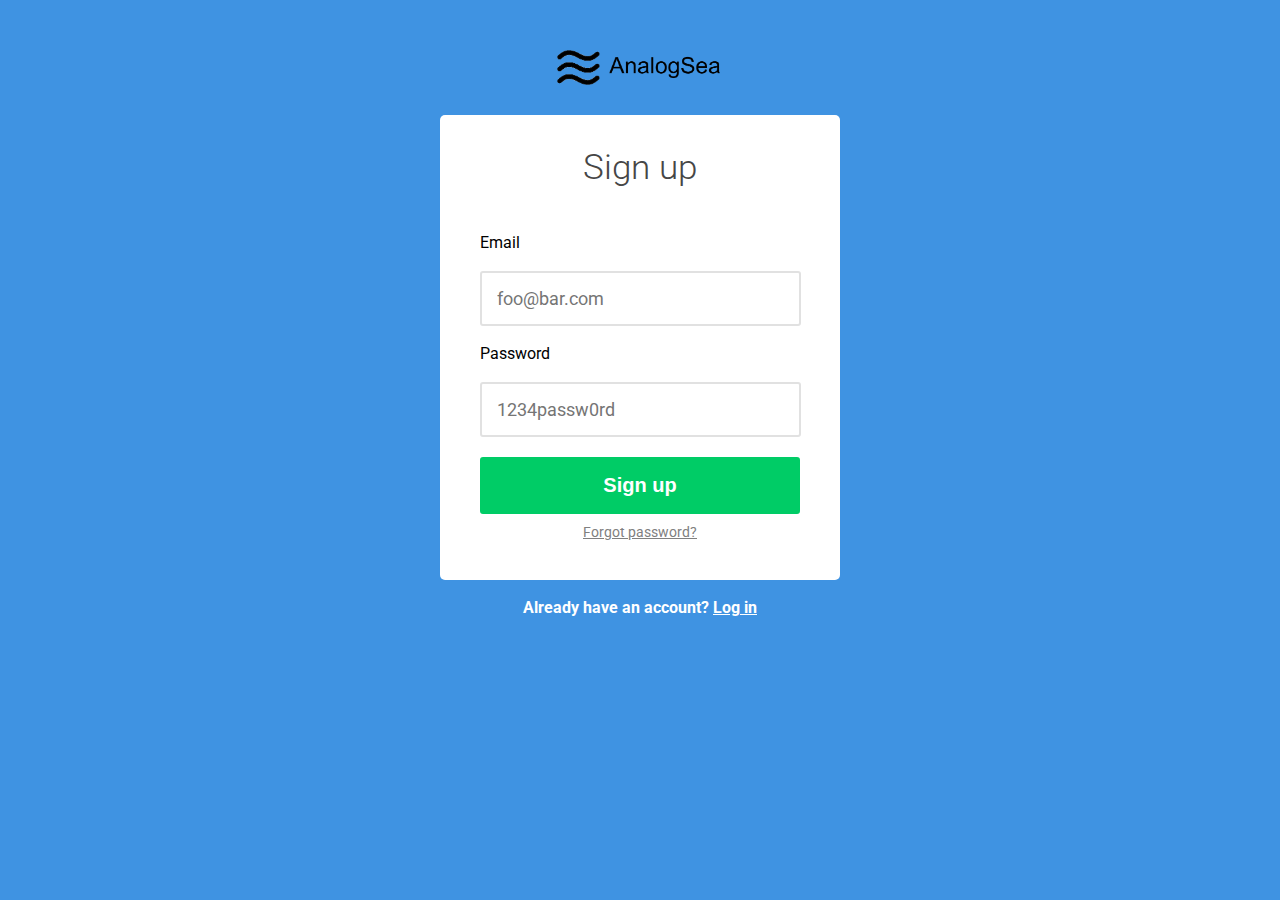
<file: index.html>
<!DOCTYPE html>
<html>
<head>
	<title>Analog Sea | Sign up</title>
	<meta charset="utf-8" name="description" content="Analog Sea is a cloud
	computing startup. Sign up to Analog Sea.">
	<!-- fonts -->
	<link href="https://fonts.googleapis.com/css?family=Roboto:300,400,700" rel="stylesheet">
	<!-- reset -->
	<link rel="stylesheet" type="text/css" href="./styles/reset.css">
	<!-- styles -->
	<link rel="stylesheet" type="text/css" href="./styles/main.css">
</head>
<body>
	<header>
		<img class="header-logo" src="./images/logo.png" alt="Analog Sea logo">
	</header>
	<main>
		<!-- Main signup box -->
		<div class="signup-box">
			<h2 class="form-title">Sign up</h2>
			<!-- Signup form -->
			<form class="signup-form" action="./signup.html" method="post">
				 <label for="email">Email</label>
     			 <input type="email" name="email" id="email"
     			 placeholder="foo@bar.com" />

     			 <label for="password">Password</label>
     			 <input type="password" name="password" placeholder="1234passw0rd">

     			 <button type="submit">Sign up</button>
			</form>
			<div class="forgot-button">
				<a href="/forgot-password/new">Forgot password?</a>
			</div>
		</div>
		<p class="login-link">Already have an account?
		<a href="/login">Log in</a></p>
	</main>
</body>
</html>
</file>
<file: styles/main.css>
body {
	background-color: rgb(63, 147, 226);
}

/*Header image*/
.header-logo {
	display: block;
	margin-top: 50px;
	margin-bottom: 30px;
	margin-right: auto;
	margin-left: auto;
	height: 35px;
}

/*Signup style*/
.signup-box {
	margin-left: auto;
	margin-right: auto;
	width: 400px;
	border-radius: 5px;
	background-color: white;
}

.form-title {
	text-align: center;
	font-family: 'Roboto', sans-serif;
	font-weight: 300;
	font-size: 35px;
	padding-top: 35px;
	padding-bottom: 40px;
	color: rgb(70, 70, 70);
}

.signup-form input {
	display: block;
	margin-left: 40px;
	margin-right: 40px;
	padding-left: 15px;
	padding-top: 15px;
	padding-bottom: 15px;
	margin-bottom: 20px;
	border: 2px solid rgb(225, 225, 225);
	border-radius: 3px;
	width: 300px;
	font-size: 18px;
	font-family: 'Roboto', sans-serif;
}

.signup-form label{
	display: block;
	margin-top: 10px;
	margin-left: 40px;
	margin-bottom: 20px;
	font-family: 'Roboto', sans-serif;
}

.signup-form button {
	width: 320px;
	margin-left: 40px;
	margin-right: 40px;
	margin-bottom: 10px;
	background-color: rgb(0, 204, 102);
	border-radius: 3px;
	border: 2px solid rgb(0, 204, 102);
	color: white;
	padding: 15px;
	font-size: 20px;
	font-weight: 700;
}

.signup-form button:hover {
	background-color: rgb(0, 179, 89);
	border: 2px solid rgb(0, 179, 89);
}

.signup-box a {
	font-family: 'Roboto', sans-serif;
	color: grey;
	font-size: 14px;
}

.forgot-button {
	text-align: center;
	padding-bottom: 40px;
}

/*Rest of the page*/
main > p {
	margin-top: 20px;
	font-weight: 700;
	text-align: center;
	color: white;
	font-family: 'Roboto', sans-serif;
}

main p > a {
	color: white;
}
</file>
